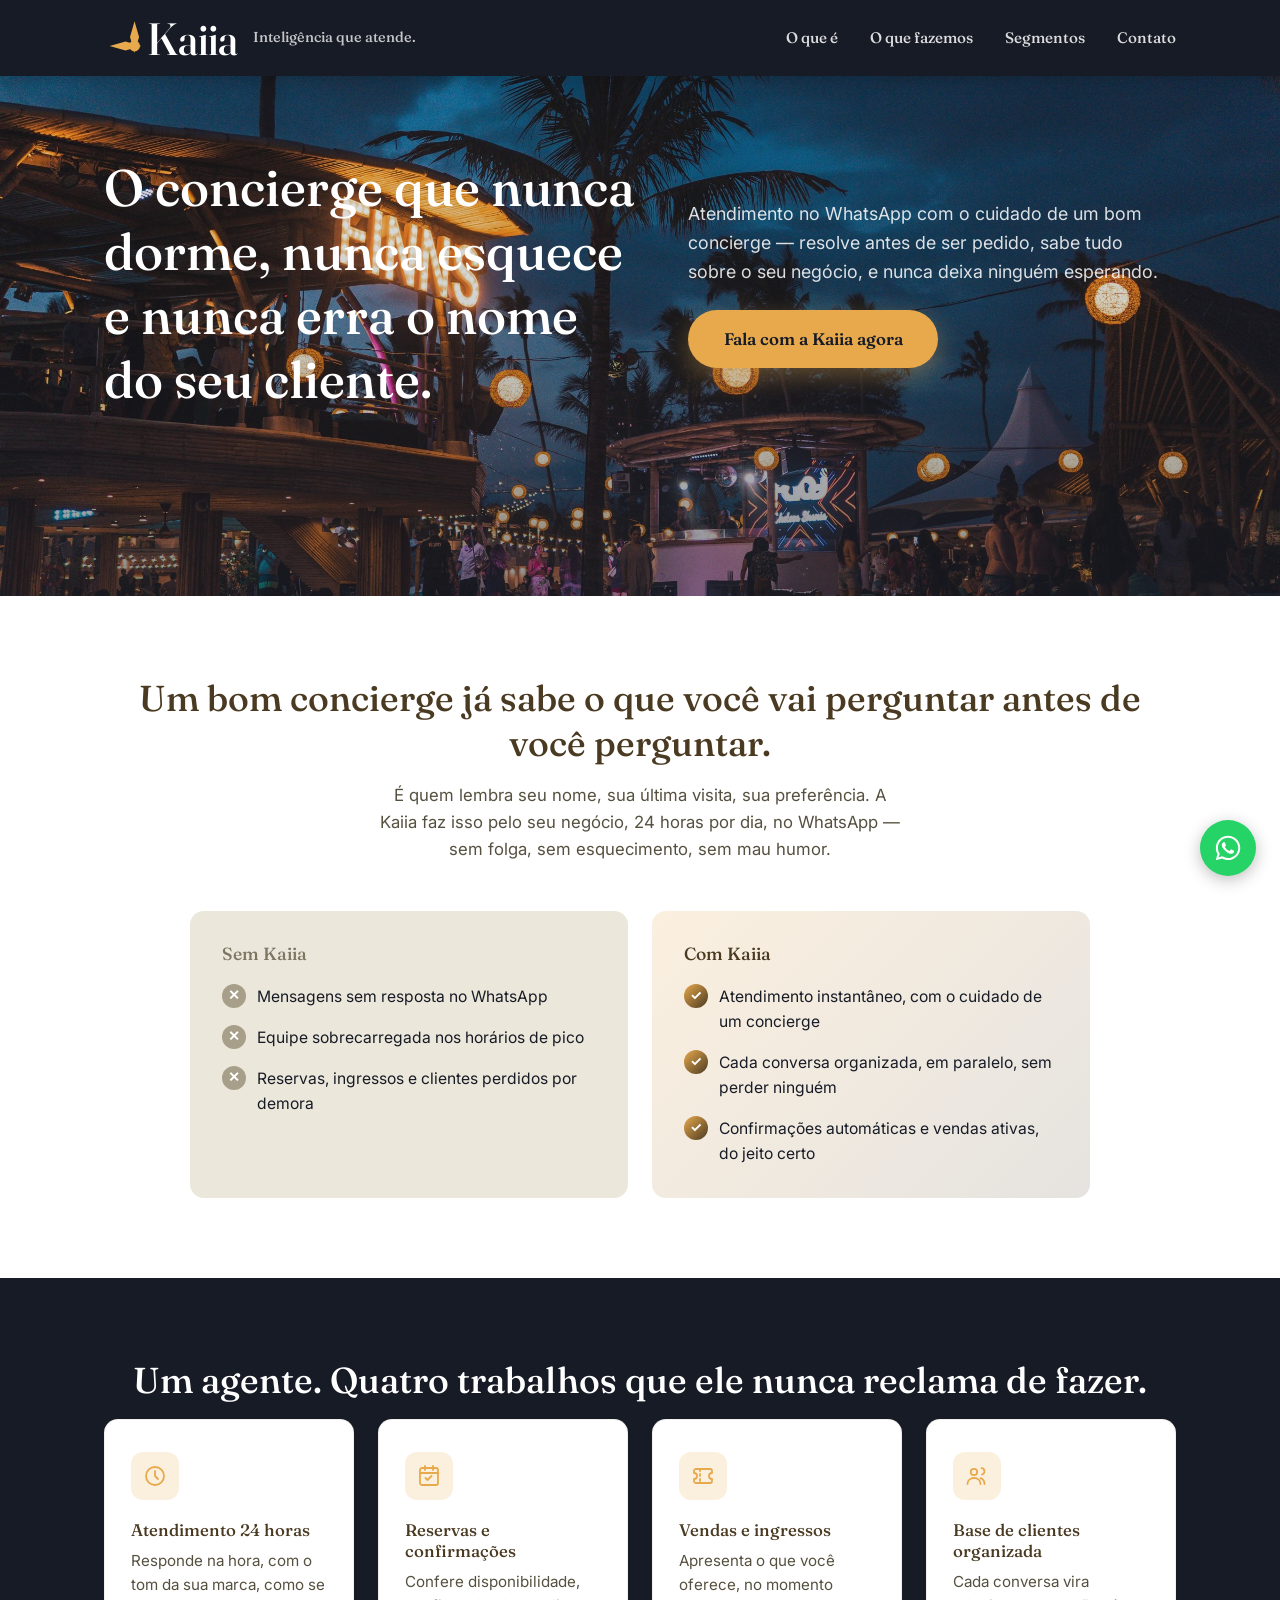
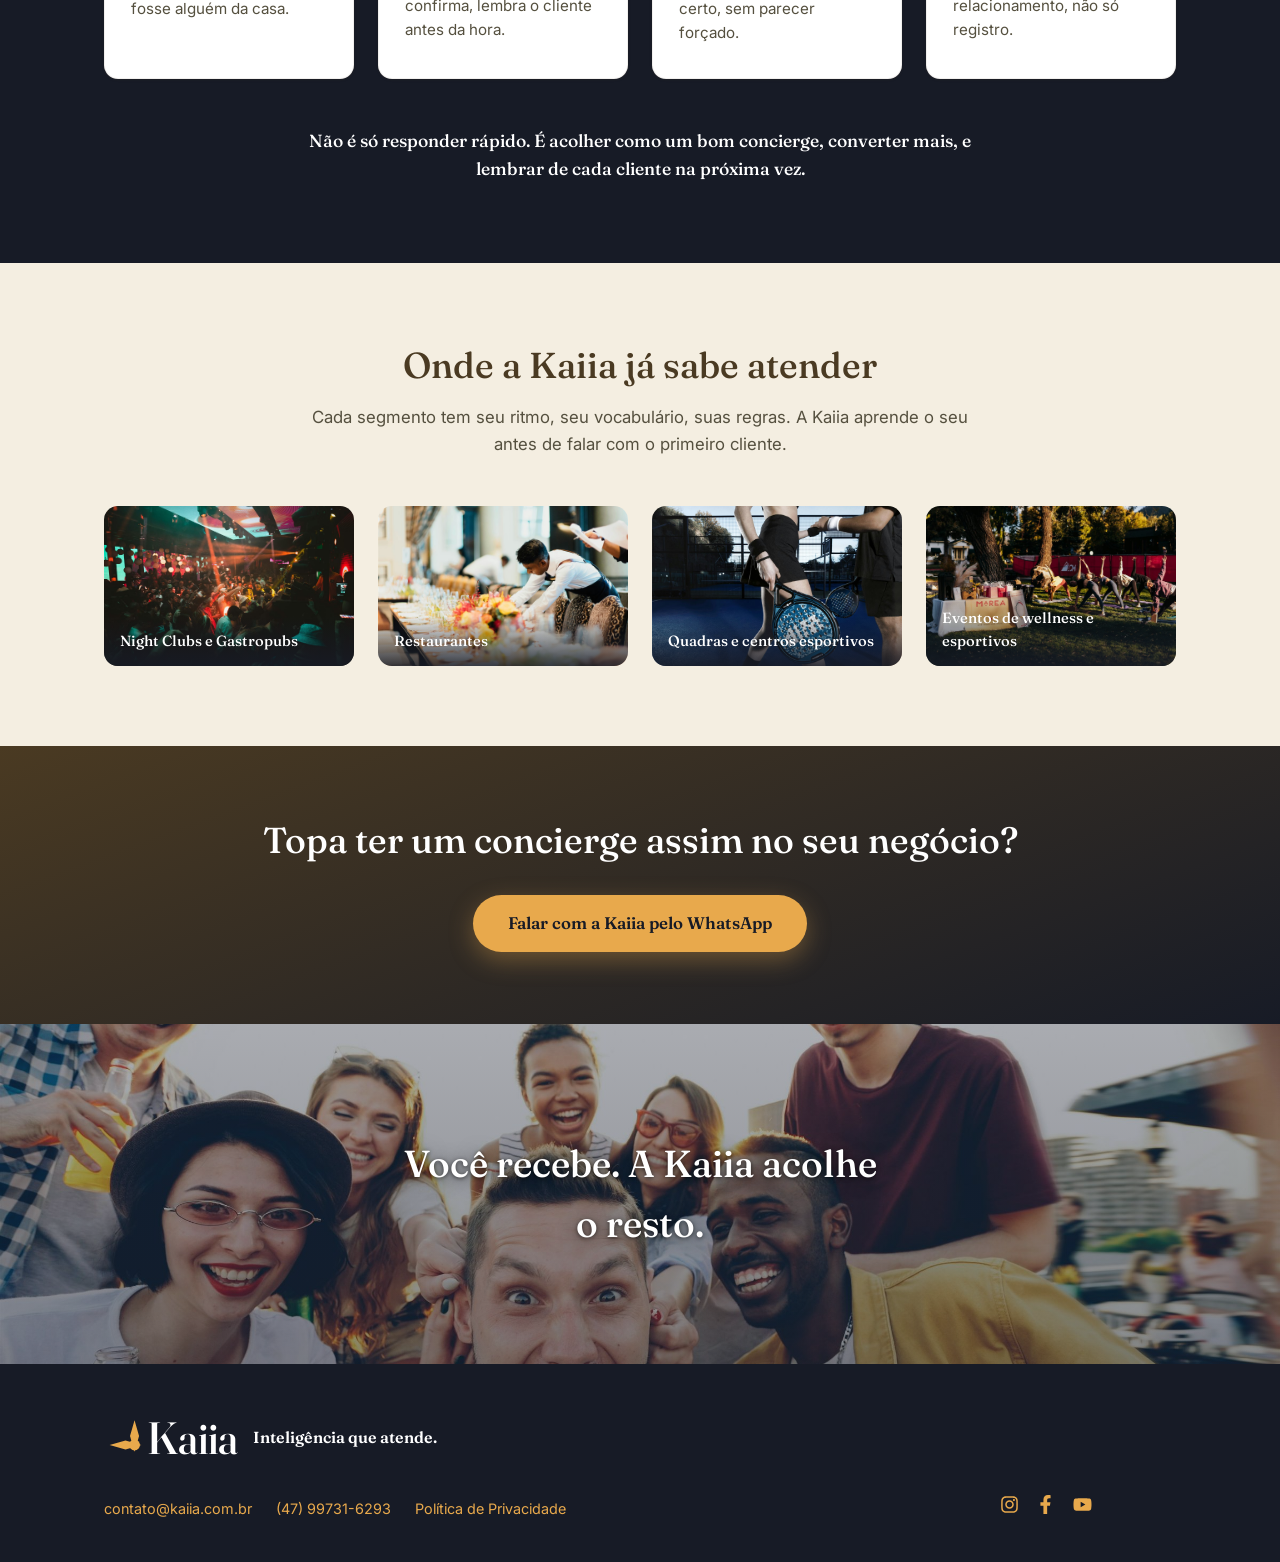
<file: docs/index.html>
<!DOCTYPE html>
<html lang="pt-BR">
<head>
<meta charset="UTF-8">
<meta name="viewport" content="width=device-width, initial-scale=1.0">
<title>Kaiia — Inteligência que Atende no WhatsApp</title>
<meta name="description" content="Kaiia é o concierge de IA que atende, reserva e vende no WhatsApp — para night clubs, restaurantes, quadras esportivas e eventos de wellness. Atendimento 24h, sem apps novos pro seu cliente aprender.">
<link rel="icon" type="image/svg+xml" href="assets/logos/kaiia/kaiia_icone_cores.svg">
<link rel="preconnect" href="https://fonts.googleapis.com">
<link rel="preconnect" href="https://fonts.gstatic.com" crossorigin>
<link href="https://fonts.googleapis.com/css2?family=Inter:wght@400;500;600&family=Fraunces:opsz,wght@9..144,400;9..144,500;9..144,600;9..144,700&display=swap" rel="stylesheet">
<link rel="stylesheet" href="css/style.css">
</head>
<body>

<!-- ===== HEADER FIXO ===== -->
<header class="site-header">
  <div class="container site-header__inner">
    <div class="site-header__brand">
      <a href="#" class="site-header__logo" aria-label="Kaiia — voltar ao topo">
        <img src="assets/logos/kaiia/kaiia_horizontal_destaque.svg" alt="Kaiia">
      </a>
      <p class="site-header__tagline">Inteligência que atende.</p>
    </div>
    <button type="button" class="nav-toggle" id="navToggle" aria-expanded="false" aria-controls="siteNav" aria-label="Abrir menu">
      <span class="nav-toggle__bar"></span>
      <span class="nav-toggle__bar"></span>
      <span class="nav-toggle__bar"></span>
    </button>
    <nav class="site-nav" id="siteNav" aria-label="Navegação principal">
      <a href="#conceito">O que é</a>
      <a href="#o-que-fazemos">O que fazemos</a>
      <a href="#segmentos">Segmentos</a>
      <a href="#contato">Contato</a>
    </nav>
  </div>
</header>

<!-- ===== HERO ===== -->
<section class="hero" id="hero">
  <div class="container hero__inner">
    <div>
      <h1 class="hero__headline">O concierge que nunca dorme, nunca esquece e nunca erra o nome do seu cliente.</h1>
    </div>
    <div class="hero__aside">
      <p class="hero__subheadline">
        Atendimento no WhatsApp com o cuidado de um bom concierge — resolve antes de ser pedido,
        sabe tudo sobre o seu negócio, e nunca deixa ninguém esperando.
      </p>
      <a class="btn btn--primary"
         href="https://wa.me/5547997316293?text=Ol%C3%A1!%20Vi%20o%20site%20da%20Kaiia%20e%20quero%20saber%20mais%20sobre%20atendimento%20de%20IA%20pro%20meu%20neg%C3%B3cio."
         target="_blank" rel="noopener">
        Fala com a Kaiia agora
      </a>
    </div>
  </div>
</section>

<main>

  <!-- ===== O QUE É ===== -->
  <section class="section" id="conceito">
    <div class="container">
      <h2>Um bom concierge já sabe o que você vai perguntar antes de você perguntar.</h2>
      <p class="section__lead">
        É quem lembra seu nome, sua última visita, sua preferência. A Kaiia faz isso pelo seu
        negócio, 24 horas por dia, no WhatsApp — sem folga, sem esquecimento, sem mau humor.
      </p>

      <div class="compare">
        <div class="compare__col compare__col--before">
          <h3 class="compare__title">Sem Kaiia</h3>
          <ul class="compare__list">
            <li><span class="mark mark--no" aria-hidden="true">✕</span> Mensagens sem resposta no WhatsApp</li>
            <li><span class="mark mark--no" aria-hidden="true">✕</span> Equipe sobrecarregada nos horários de pico</li>
            <li><span class="mark mark--no" aria-hidden="true">✕</span> Reservas, ingressos e clientes perdidos por demora</li>
          </ul>
        </div>
        <div class="compare__col compare__col--after">
          <h3 class="compare__title">Com Kaiia</h3>
          <ul class="compare__list">
            <li><span class="mark mark--yes" aria-hidden="true">✓</span> Atendimento instantâneo, com o cuidado de um concierge</li>
            <li><span class="mark mark--yes" aria-hidden="true">✓</span> Cada conversa organizada, em paralelo, sem perder ninguém</li>
            <li><span class="mark mark--yes" aria-hidden="true">✓</span> Confirmações automáticas e vendas ativas, do jeito certo</li>
          </ul>
        </div>
      </div>
    </div>
  </section>

  <!-- ===== O QUE A KAIIA FAZ ===== -->
  <section class="section section--dark" id="o-que-fazemos">
    <div class="container">
      <h2>Um agente. Quatro trabalhos que ele nunca reclama de fazer.</h2>

      <div class="grid grid--4">
        <div class="card">
          <span class="card__icon" aria-hidden="true">
            <svg viewBox="0 0 24 24" fill="none" stroke="currentColor" stroke-width="1.8" stroke-linecap="round" stroke-linejoin="round"><circle cx="12" cy="12" r="9"/><path d="M12 7v5l3 3"/></svg>
          </span>
          <h3>Atendimento 24 horas</h3>
          <p>Responde na hora, com o tom da sua marca, como se fosse alguém da casa.</p>
        </div>
        <div class="card">
          <span class="card__icon" aria-hidden="true">
            <svg viewBox="0 0 24 24" fill="none" stroke="currentColor" stroke-width="1.8" stroke-linecap="round" stroke-linejoin="round"><rect x="3" y="4" width="18" height="17" rx="2"/><path d="M3 9h18M8 2v4M16 2v4"/><path d="m8.5 14 2 2 4-4"/></svg>
          </span>
          <h3>Reservas e confirmações</h3>
          <p>Confere disponibilidade, confirma, lembra o cliente antes da hora.</p>
        </div>
        <div class="card">
          <span class="card__icon" aria-hidden="true">
            <svg viewBox="0 0 24 24" fill="none" stroke="currentColor" stroke-width="1.8" stroke-linecap="round" stroke-linejoin="round"><path d="M3 9V7a2 2 0 0 1 2-2h14a2 2 0 0 1 2 2v2a2 2 0 0 0 0 6v2a2 2 0 0 1-2 2H5a2 2 0 0 1-2-2v-2a2 2 0 0 0 0-6Z"/><path d="M9 5v14" stroke-dasharray="2 3"/></svg>
          </span>
          <h3>Vendas e ingressos</h3>
          <p>Apresenta o que você oferece, no momento certo, sem parecer forçado.</p>
        </div>
        <div class="card">
          <span class="card__icon" aria-hidden="true">
            <svg viewBox="0 0 24 24" fill="none" stroke="currentColor" stroke-width="1.8" stroke-linecap="round" stroke-linejoin="round"><circle cx="9" cy="8" r="3.2"/><path d="M2.5 20c0-3.6 2.9-6 6.5-6s6.5 2.4 6.5 6"/><path d="M16.5 4.2A3.2 3.2 0 0 1 17 10.5"/><path d="M19.5 20c0-2.9-1.7-5-4-5.8"/></svg>
          </span>
          <h3>Base de clientes organizada</h3>
          <p>Cada conversa vira relacionamento, não só registro.</p>
        </div>
      </div>

      <p class="section-closing">Não é só responder rápido. É acolher como um bom concierge, converter mais, e lembrar de cada cliente na próxima vez.</p>
    </div>
  </section>

  <!-- ===== SEGMENTOS ===== -->
  <section class="section section--alt" id="segmentos">
    <div class="container">
      <h2>Onde a Kaiia já sabe atender</h2>
      <p class="section__lead">
        Cada segmento tem seu ritmo, seu vocabulário, suas regras. A Kaiia aprende o seu antes de falar com o primeiro cliente.
      </p>

      <div class="grid grid--segmentos">
        <div class="segmento">
          <img src="assets/fotos/cenario-balada.jpg" alt="Night club com luzes e pista cheia">
          <span class="segmento__label">Night Clubs e Gastropubs</span>
        </div>
        <div class="segmento">
          <img src="assets/fotos/cenario-restaurante.jpg" alt="Restaurante movimentado">
          <span class="segmento__label">Restaurantes</span>
        </div>
        <div class="segmento">
          <img src="assets/fotos/segmentos-esporte.jpg" alt="Quadra esportiva">
          <span class="segmento__label">Quadras e centros esportivos</span>
        </div>
        <div class="segmento">
          <img src="assets/fotos/cenario-wellness.jpg" alt="Espaço de bem-estar e academia">
          <span class="segmento__label">Eventos de wellness e esportivos</span>
        </div>
      </div>
    </div>
  </section>

  <!-- ===== CTA FINAL ===== -->
  <section class="cta-final" id="contato">
    <div class="container">
      <h2>Topa ter um concierge assim no seu negócio?</h2>
      <a class="btn btn--primary"
         href="https://wa.me/5547997316293?text=Ol%C3%A1%2C%20vi%20o%20site%20da%20Kaiia%20e%20quero%20entender%20como%20funciona%20o%20atendimento%20da%20Kaiia%20pro%20meu%20neg%C3%B3cio."
         target="_blank" rel="noopener">
        Falar com a Kaiia pelo WhatsApp
      </a>
    </div>
  </section>

</main>

<!-- ===== RESPIRO PRÉ-RODAPÉ ===== -->
<section class="pre-footer">
  <div class="container">
    <p class="pre-footer__text">Você recebe. A Kaiia acolhe o resto.</p>
  </div>
</section>

<!-- ===== RODAPÉ ===== -->
<footer class="footer">
  <div class="container footer__inner">
    <div class="footer__brand">
      <img src="assets/logos/kaiia/kaiia_horizontal_destaque.svg" alt="Kaiia" class="footer__logo">
      <p class="footer__tagline">Inteligência que atende.</p>
    </div>
    <div class="footer__row">
      <ul class="footer__nav">
        <li><a href="mailto:contato@kaiia.com.br">contato@kaiia.com.br</a></li>
        <li><a href="https://wa.me/5547997316293?text=Ol%C3%A1%2C%20vi%20o%20site%20da%20Kaiia%20e%20quero%20entender%20como%20funciona%20o%20atendimento%20da%20Kaiia%20pro%20meu%20neg%C3%B3cio." target="_blank" rel="noopener">(47) 99731-6293</a></li>
        <li><a href="privacidade.html">Política de Privacidade</a></li>
      </ul>
      <!-- PLACEHOLDER: contas ainda não existem, trocar "#" pelos links reais -->
      <ul class="footer__social">
        <li>
          <a href="#" aria-label="Instagram">
            <svg viewBox="0 0 448 512" aria-hidden="true"><path d="M224.1 141c-63.6 0-114.9 51.3-114.9 114.9s51.3 114.9 114.9 114.9S339 319.5 339 255.9 287.7 141 224.1 141zm0 189.6c-41.1 0-74.7-33.5-74.7-74.7s33.5-74.7 74.7-74.7 74.7 33.5 74.7 74.7-33.6 74.7-74.7 74.7zm146.4-194.3c0 14.9-12 26.8-26.8 26.8-14.9 0-26.8-12-26.8-26.8s12-26.8 26.8-26.8 26.8 12 26.8 26.8zm76.1 27.2c-1.7-35.9-9.9-67.7-36.2-93.9-26.2-26.2-58-34.4-93.9-36.2-37-2.1-147.9-2.1-184.9 0-35.8 1.7-67.6 9.9-93.9 36.1s-34.4 58-36.2 93.9c-2.1 37-2.1 147.9 0 184.9 1.7 35.9 9.9 67.7 36.2 93.9s58 34.4 93.9 36.2c37 2.1 147.9 2.1 184.9 0 35.9-1.7 67.7-9.9 93.9-36.2 26.2-26.2 34.4-58 36.2-93.9 2.1-37 2.1-147.8 0-184.8zM398.8 388c-7.8 19.6-22.9 34.7-42.6 42.6-29.5 11.7-99.5 9-132.1 9s-102.7 2.6-132.1-9c-19.6-7.8-34.7-22.9-42.6-42.6-11.7-29.5-9-99.5-9-132.1s-2.6-102.7 9-132.1c7.8-19.6 22.9-34.7 42.6-42.6 29.5-11.7 99.5-9 132.1-9s102.7-2.6 132.1 9c19.6 7.8 34.7 22.9 42.6 42.6 11.7 29.5 9 99.5 9 132.1s2.7 102.7-9 132.1z"/></svg>
          </a>
        </li>
        <li>
          <a href="#" aria-label="Facebook">
            <svg viewBox="0 0 320 512" aria-hidden="true"><path d="M279.14 288l14.22-92.66h-88.91v-60.13c0-25.35 12.42-50.06 52.24-50.06h40.42V6.26S260.43 0 225.36 0c-73.22 0-121.08 44.38-121.08 124.72v70.62H22.89V288h81.39v224h100.17V288z"/></svg>
          </a>
        </li>
        <li>
          <a href="#" aria-label="YouTube">
            <svg viewBox="0 0 576 512" aria-hidden="true"><path d="M549.7 124.1c-6.3-23.7-24.8-42.3-48.3-48.6C458.8 64 288 64 288 64S117.2 64 74.6 75.5c-23.5 6.3-42 24.9-48.3 48.6-11.4 42.9-11.4 132.3-11.4 132.3s0 89.4 11.4 132.3c6.3 23.7 24.8 41.5 48.3 47.8C117.2 448 288 448 288 448s170.8 0 213.4-11.5c23.5-6.3 42-24.2 48.3-47.8 11.4-42.9 11.4-132.3 11.4-132.3s0-89.4-11.4-132.3zm-317.5 213.5V175.2l142.7 81.2-142.7 81.2z"/></svg>
          </a>
        </li>
      </ul>
    </div>
  </div>
</footer>

<a class="whatsapp-float"
   href="https://wa.me/5547997316293?text=Ol%C3%A1%2C%20vi%20o%20site%20da%20Kaiia%20e%20quero%20entender%20como%20funciona%20o%20atendimento%20da%20Kaiia%20pro%20meu%20neg%C3%B3cio."
   target="_blank" rel="noopener" aria-label="Falar com a Kaiia no WhatsApp">
  <svg viewBox="0 0 448 512" aria-hidden="true" focusable="false">
    <path d="M380.9 97.1C339 55.1 283.2 32 223.9 32c-122.4 0-222 99.6-222 222 0 39.1 10.2 77.3 29.6 111L0 480l117.7-30.9c32.4 17.7 68.9 27 106.1 27h.1c122.3 0 224.1-99.6 224.1-222 0-59.3-25.2-115-67.1-157zm-157 341.6c-33.2 0-65.7-8.9-94-25.7l-6.7-4-69.8 18.3L72 359.2l-4.4-7c-18.5-29.4-28.2-63.3-28.2-98.2 0-101.7 82.8-184.5 184.6-184.5 49.3 0 95.6 19.2 130.4 54.1 34.8 34.9 56.2 81.2 56.1 130.5 0 101.8-84.9 184.6-186.6 184.6zm101.2-138.2c-5.5-2.8-32.8-16.2-37.9-18-5.1-1.9-8.8-2.8-12.5 2.8-3.7 5.6-14.3 18-17.6 21.8-3.2 3.7-6.5 4.2-12 1.4-32.6-16.3-54-29.1-75.5-66-5.7-9.8 5.7-9.1 16.3-30.3 1.8-3.7.9-6.9-.5-9.7-1.4-2.8-12.5-30.1-17.1-41.2-4.5-10.8-9.1-9.3-12.5-9.5-3.2-.2-6.9-.2-10.6-.2-3.7 0-9.7 1.4-14.8 6.9-5.1 5.6-19.4 19-19.4 46.3 0 27.3 19.9 53.7 22.6 57.4 2.8 3.7 39.1 59.7 94.8 83.8 35.2 15.2 49 16.5 66.6 13.9 10.7-1.6 32.8-13.4 37.4-26.4 4.6-13 4.6-24.1 3.2-26.4-1.3-2.5-5-3.9-10.5-6.6z"/>
  </svg>
</a>

<script src="js/main.js" defer></script>

</body>
</html>
</file>
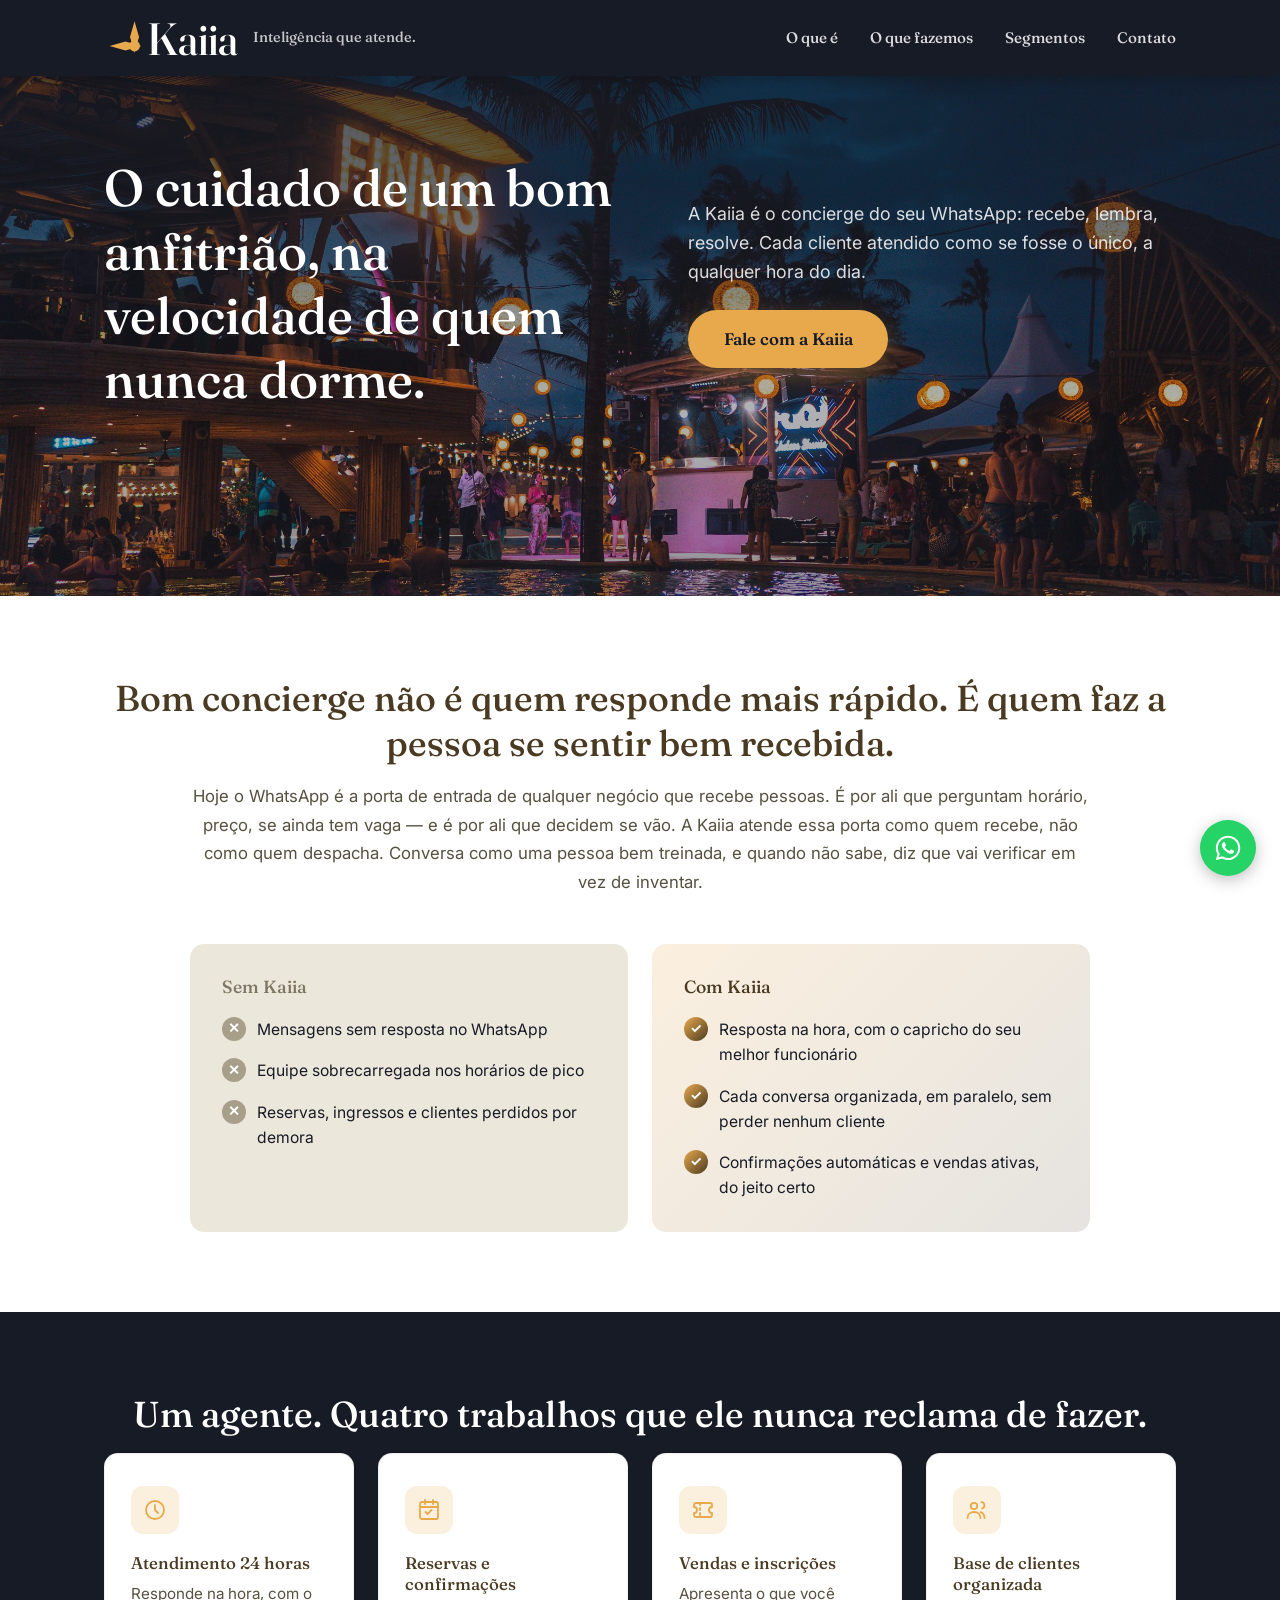
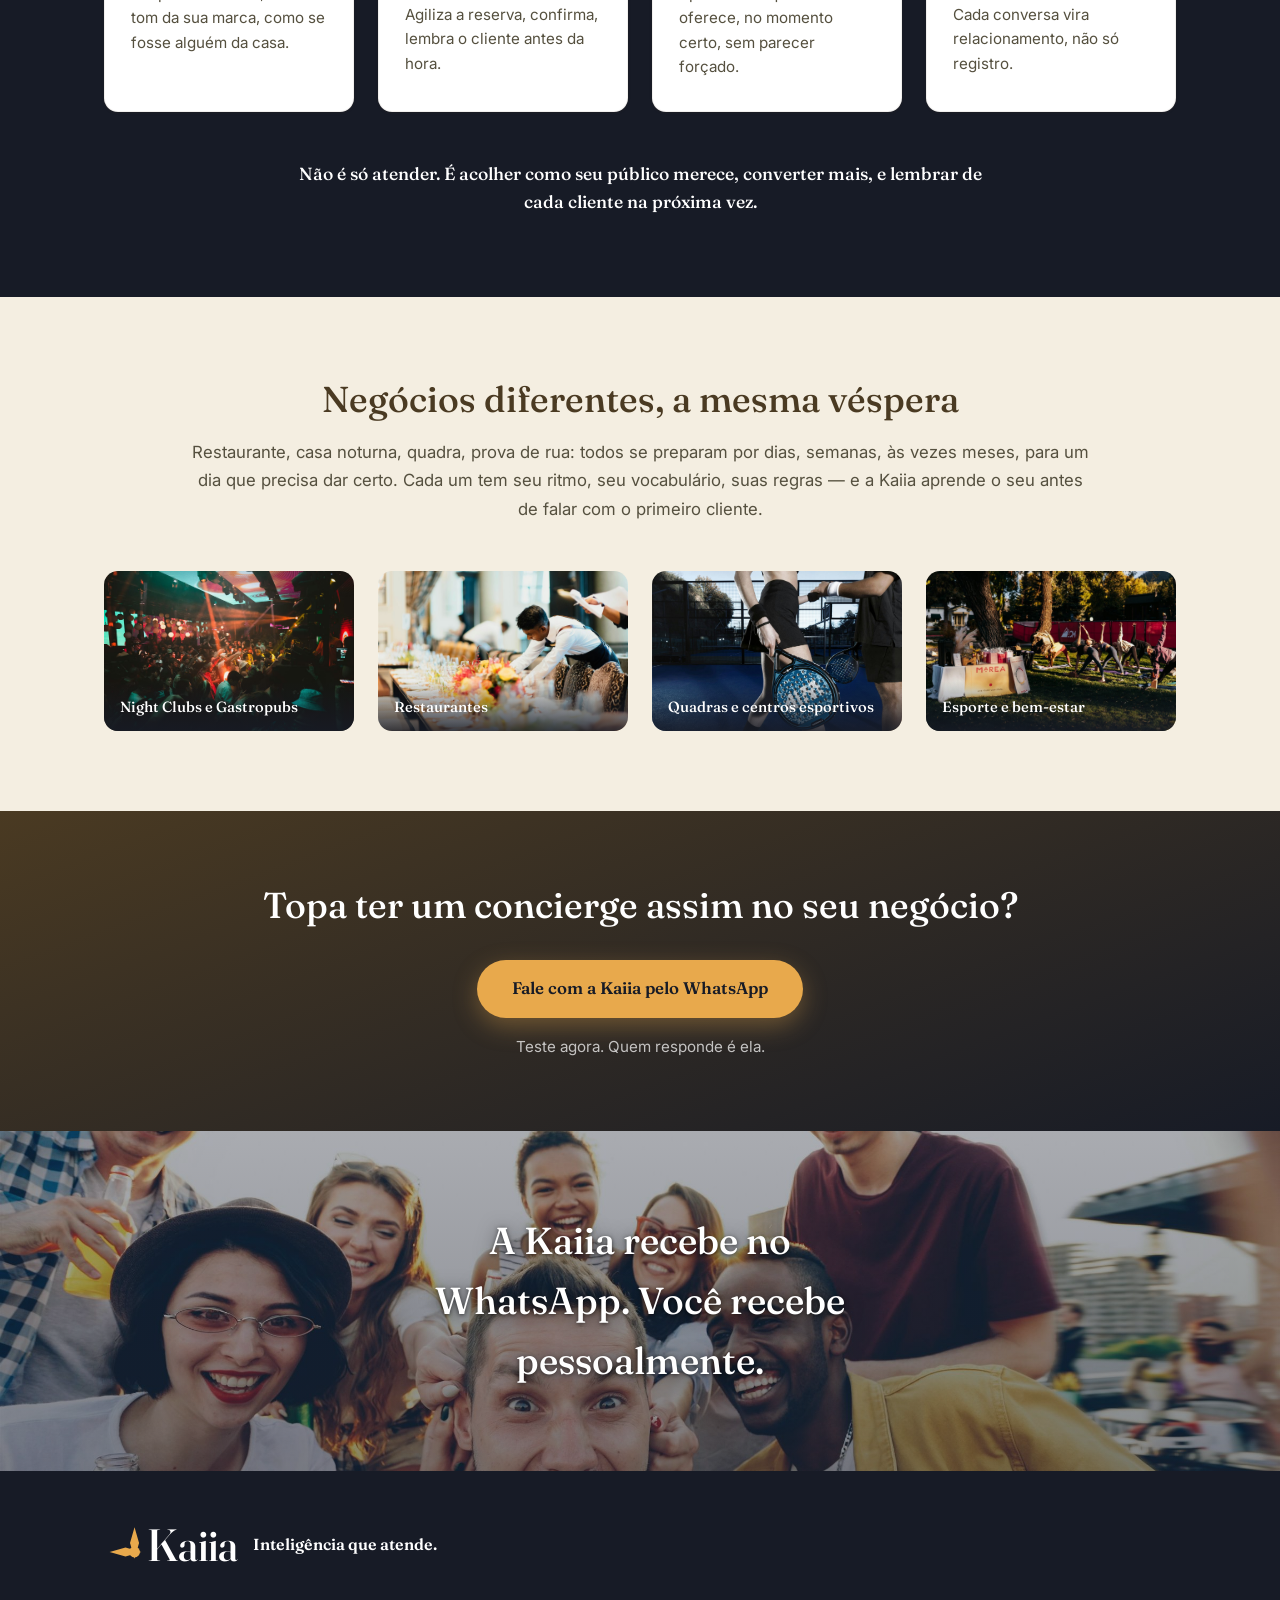
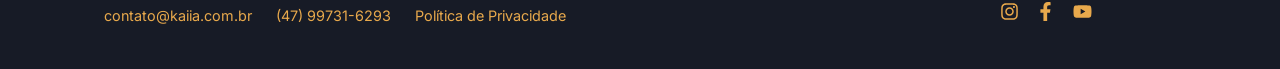
<file: public/index.html>
<!DOCTYPE html>
<html lang="pt-BR">
<head>
<meta charset="UTF-8">
<meta name="viewport" content="width=device-width, initial-scale=1.0">
<title>Kaiia — Inteligência que Atende no WhatsApp</title>
<meta name="description" content="Kaiia é o concierge de IA que atende, reserva e vende no WhatsApp — para night clubs, restaurantes, quadras esportivas e eventos de wellness. Atendimento 24h, sem apps novos pro seu cliente aprender.">
<link rel="icon" type="image/svg+xml" href="assets/logos/kaiia/kaiia_icone_cores.svg">
<link rel="preconnect" href="https://fonts.googleapis.com">
<link rel="preconnect" href="https://fonts.gstatic.com" crossorigin>
<link href="https://fonts.googleapis.com/css2?family=Inter:wght@400;500;600&family=Fraunces:opsz,wght@9..144,400;9..144,500;9..144,600;9..144,700&display=swap" rel="stylesheet">
<link rel="stylesheet" href="css/style.css?v=4">
</head>
<body>

<!-- ===== HEADER FIXO ===== -->
<header class="site-header">
  <div class="container site-header__inner">
    <div class="site-header__brand">
      <a href="#" class="site-header__logo" aria-label="Kaiia — voltar ao topo">
        <img src="assets/logos/kaiia/kaiia_horizontal_destaque.svg" alt="Kaiia">
      </a>
      <p class="site-header__tagline">Inteligência que atende.</p>
    </div>
    <button type="button" class="nav-toggle" id="navToggle" aria-expanded="false" aria-controls="siteNav" aria-label="Abrir menu">
      <span class="nav-toggle__bar"></span>
      <span class="nav-toggle__bar"></span>
      <span class="nav-toggle__bar"></span>
    </button>
    <nav class="site-nav" id="siteNav" aria-label="Navegação principal">
      <a href="#conceito">O que é</a>
      <a href="#o-que-fazemos">O que fazemos</a>
      <a href="#segmentos">Segmentos</a>
      <a href="#contato">Contato</a>
    </nav>
  </div>
</header>

<!-- ===== HERO ===== -->
<section class="hero" id="hero">
  <div class="container hero__inner">
    <div>
      <h1 class="hero__headline">O cuidado de um bom anfitrião, na velocidade de quem nunca dorme.</h1>
    </div>
    <div class="hero__aside">
      <p class="hero__subheadline">
        A Kaiia é o concierge do seu WhatsApp: recebe, lembra, resolve. Cada cliente atendido
        como se fosse o único, a qualquer hora do dia.
      </p>
      <a class="btn btn--primary"
         href="https://wa.me/5547997316293?text=Ol%C3%A1!%20Vi%20o%20site%20da%20Kaiia%20e%20quero%20saber%20mais%20sobre%20atendimento%20de%20IA%20pro%20meu%20neg%C3%B3cio."
         target="_blank" rel="noopener">
        Fale com a Kaiia
      </a>
    </div>
  </div>
</section>

<main>

  <!-- ===== O QUE É ===== -->
  <section class="section" id="conceito">
    <div class="container">
      <h2>Bom concierge não é quem responde mais rápido. É quem faz a pessoa se sentir bem recebida.</h2>
      <p class="section__lead">
        Hoje o WhatsApp é a porta de entrada de qualquer negócio que recebe pessoas. É por ali que
        perguntam horário, preço, se ainda tem vaga — e é por ali que decidem se vão. A Kaiia atende
        essa porta como quem recebe, não como quem despacha. Conversa como uma pessoa bem treinada,
        e quando não sabe, diz que vai verificar em vez de inventar.
      </p>

      <div class="compare">
        <div class="compare__col compare__col--before">
          <h3 class="compare__title">Sem Kaiia</h3>
          <ul class="compare__list">
            <li><span class="mark mark--no" aria-hidden="true">✕</span> Mensagens sem resposta no WhatsApp</li>
            <li><span class="mark mark--no" aria-hidden="true">✕</span> Equipe sobrecarregada nos horários de pico</li>
            <li><span class="mark mark--no" aria-hidden="true">✕</span> Reservas, ingressos e clientes perdidos por demora</li>
          </ul>
        </div>
        <div class="compare__col compare__col--after">
          <h3 class="compare__title">Com Kaiia</h3>
          <ul class="compare__list">
            <li><span class="mark mark--yes" aria-hidden="true">✓</span> Resposta na hora, com o capricho do seu melhor funcionário</li>
            <li><span class="mark mark--yes" aria-hidden="true">✓</span> Cada conversa organizada, em paralelo, sem perder nenhum cliente</li>
            <li><span class="mark mark--yes" aria-hidden="true">✓</span> Confirmações automáticas e vendas ativas, do jeito certo</li>
          </ul>
        </div>
      </div>
    </div>
  </section>

  <!-- ===== O QUE A KAIIA FAZ ===== -->
  <section class="section section--dark" id="o-que-fazemos">
    <div class="container">
      <h2>Um agente. Quatro trabalhos que ele nunca reclama de fazer.</h2>

      <div class="grid grid--4">
        <div class="card">
          <span class="card__icon" aria-hidden="true">
            <svg viewBox="0 0 24 24" fill="none" stroke="currentColor" stroke-width="1.8" stroke-linecap="round" stroke-linejoin="round"><circle cx="12" cy="12" r="9"/><path d="M12 7v5l3 3"/></svg>
          </span>
          <h3>Atendimento 24 horas</h3>
          <p>Responde na hora, com o tom da sua marca, como se fosse alguém da casa.</p>
        </div>
        <div class="card">
          <span class="card__icon" aria-hidden="true">
            <svg viewBox="0 0 24 24" fill="none" stroke="currentColor" stroke-width="1.8" stroke-linecap="round" stroke-linejoin="round"><rect x="3" y="4" width="18" height="17" rx="2"/><path d="M3 9h18M8 2v4M16 2v4"/><path d="m8.5 14 2 2 4-4"/></svg>
          </span>
          <h3>Reservas e confirmações</h3>
          <p>Agiliza a reserva, confirma, lembra o cliente antes da hora.</p>
        </div>
        <div class="card">
          <span class="card__icon" aria-hidden="true">
            <svg viewBox="0 0 24 24" fill="none" stroke="currentColor" stroke-width="1.8" stroke-linecap="round" stroke-linejoin="round"><path d="M3 9V7a2 2 0 0 1 2-2h14a2 2 0 0 1 2 2v2a2 2 0 0 0 0 6v2a2 2 0 0 1-2 2H5a2 2 0 0 1-2-2v-2a2 2 0 0 0 0-6Z"/><path d="M9 5v14" stroke-dasharray="2 3"/></svg>
          </span>
          <h3>Vendas e inscrições</h3>
          <p>Apresenta o que você oferece, no momento certo, sem parecer forçado.</p>
        </div>
        <div class="card">
          <span class="card__icon" aria-hidden="true">
            <svg viewBox="0 0 24 24" fill="none" stroke="currentColor" stroke-width="1.8" stroke-linecap="round" stroke-linejoin="round"><circle cx="9" cy="8" r="3.2"/><path d="M2.5 20c0-3.6 2.9-6 6.5-6s6.5 2.4 6.5 6"/><path d="M16.5 4.2A3.2 3.2 0 0 1 17 10.5"/><path d="M19.5 20c0-2.9-1.7-5-4-5.8"/></svg>
          </span>
          <h3>Base de clientes organizada</h3>
          <p>Cada conversa vira relacionamento, não só registro.</p>
        </div>
      </div>

      <p class="section-closing">Não é só atender. É acolher como seu público merece, converter mais, e lembrar de cada cliente na próxima vez.</p>
    </div>
  </section>

  <!-- ===== SEGMENTOS ===== -->
  <section class="section section--alt" id="segmentos">
    <div class="container">
      <h2>Negócios diferentes, a mesma véspera</h2>
      <p class="section__lead">
        Restaurante, casa noturna, quadra, prova de rua: todos se preparam por dias, semanas, às vezes
        meses, para um dia que precisa dar certo. Cada um tem seu ritmo, seu vocabulário, suas regras —
        e a Kaiia aprende o seu antes de falar com o primeiro cliente.
      </p>

      <div class="grid grid--segmentos">
        <div class="segmento">
          <img src="assets/fotos/cenario-balada.jpg" alt="Night club com luzes e pista cheia">
          <span class="segmento__label">Night Clubs e Gastropubs</span>
        </div>
        <div class="segmento">
          <img src="assets/fotos/cenario-restaurante.jpg" alt="Restaurante movimentado">
          <span class="segmento__label">Restaurantes</span>
        </div>
        <div class="segmento">
          <img src="assets/fotos/segmentos-esporte.jpg" alt="Quadra esportiva">
          <span class="segmento__label">Quadras e centros esportivos</span>
        </div>
        <div class="segmento">
          <img src="assets/fotos/cenario-wellness.jpg" alt="Espaço de bem-estar e academia">
          <span class="segmento__label">Esporte e bem-estar</span>
        </div>
      </div>
    </div>
  </section>

  <!-- ===== CTA FINAL ===== -->
  <section class="cta-final" id="contato">
    <div class="container">
      <h2>Topa ter um concierge assim no seu negócio?</h2>
      <a class="btn btn--primary"
         href="https://wa.me/5547997316293?text=Ol%C3%A1%2C%20vi%20o%20site%20da%20Kaiia%20e%20quero%20entender%20como%20funciona%20o%20atendimento%20da%20Kaiia%20pro%20meu%20neg%C3%B3cio."
         target="_blank" rel="noopener">
        Fale com a Kaiia pelo WhatsApp
      </a>
      <p class="cta-final__nota">Teste agora. Quem responde é ela.</p>
    </div>
  </section>

</main>

<!-- ===== RESPIRO PRÉ-RODAPÉ ===== -->
<section class="pre-footer">
  <div class="container">
    <p class="pre-footer__text">A Kaiia recebe no WhatsApp. Você recebe pessoalmente.</p>
  </div>
</section>

<!-- ===== RODAPÉ ===== -->
<footer class="footer">
  <div class="container footer__inner">
    <div class="footer__brand">
      <img src="assets/logos/kaiia/kaiia_horizontal_destaque.svg" alt="Kaiia" class="footer__logo">
      <p class="footer__tagline">Inteligência que atende.</p>
    </div>
    <div class="footer__row">
      <ul class="footer__nav">
        <li><a href="mailto:contato@kaiia.com.br">contato@kaiia.com.br</a></li>
        <li><a href="https://wa.me/5547997316293?text=Ol%C3%A1%2C%20vi%20o%20site%20da%20Kaiia%20e%20quero%20entender%20como%20funciona%20o%20atendimento%20da%20Kaiia%20pro%20meu%20neg%C3%B3cio." target="_blank" rel="noopener">(47) 99731-6293</a></li>
        <li><a href="privacidade.html">Política de Privacidade</a></li>
      </ul>
      <!-- PLACEHOLDER: contas ainda não existem, trocar "#" pelos links reais -->
      <ul class="footer__social">
        <li>
          <a href="#" aria-label="Instagram">
            <svg viewBox="0 0 448 512" aria-hidden="true"><path d="M224.1 141c-63.6 0-114.9 51.3-114.9 114.9s51.3 114.9 114.9 114.9S339 319.5 339 255.9 287.7 141 224.1 141zm0 189.6c-41.1 0-74.7-33.5-74.7-74.7s33.5-74.7 74.7-74.7 74.7 33.5 74.7 74.7-33.6 74.7-74.7 74.7zm146.4-194.3c0 14.9-12 26.8-26.8 26.8-14.9 0-26.8-12-26.8-26.8s12-26.8 26.8-26.8 26.8 12 26.8 26.8zm76.1 27.2c-1.7-35.9-9.9-67.7-36.2-93.9-26.2-26.2-58-34.4-93.9-36.2-37-2.1-147.9-2.1-184.9 0-35.8 1.7-67.6 9.9-93.9 36.1s-34.4 58-36.2 93.9c-2.1 37-2.1 147.9 0 184.9 1.7 35.9 9.9 67.7 36.2 93.9s58 34.4 93.9 36.2c37 2.1 147.9 2.1 184.9 0 35.9-1.7 67.7-9.9 93.9-36.2 26.2-26.2 34.4-58 36.2-93.9 2.1-37 2.1-147.8 0-184.8zM398.8 388c-7.8 19.6-22.9 34.7-42.6 42.6-29.5 11.7-99.5 9-132.1 9s-102.7 2.6-132.1-9c-19.6-7.8-34.7-22.9-42.6-42.6-11.7-29.5-9-99.5-9-132.1s-2.6-102.7 9-132.1c7.8-19.6 22.9-34.7 42.6-42.6 29.5-11.7 99.5-9 132.1-9s102.7-2.6 132.1 9c19.6 7.8 34.7 22.9 42.6 42.6 11.7 29.5 9 99.5 9 132.1s2.7 102.7-9 132.1z"/></svg>
          </a>
        </li>
        <li>
          <a href="#" aria-label="Facebook">
            <svg viewBox="0 0 320 512" aria-hidden="true"><path d="M279.14 288l14.22-92.66h-88.91v-60.13c0-25.35 12.42-50.06 52.24-50.06h40.42V6.26S260.43 0 225.36 0c-73.22 0-121.08 44.38-121.08 124.72v70.62H22.89V288h81.39v224h100.17V288z"/></svg>
          </a>
        </li>
        <li>
          <a href="#" aria-label="YouTube">
            <svg viewBox="0 0 576 512" aria-hidden="true"><path d="M549.7 124.1c-6.3-23.7-24.8-42.3-48.3-48.6C458.8 64 288 64 288 64S117.2 64 74.6 75.5c-23.5 6.3-42 24.9-48.3 48.6-11.4 42.9-11.4 132.3-11.4 132.3s0 89.4 11.4 132.3c6.3 23.7 24.8 41.5 48.3 47.8C117.2 448 288 448 288 448s170.8 0 213.4-11.5c23.5-6.3 42-24.2 48.3-47.8 11.4-42.9 11.4-132.3 11.4-132.3s0-89.4-11.4-132.3zm-317.5 213.5V175.2l142.7 81.2-142.7 81.2z"/></svg>
          </a>
        </li>
      </ul>
    </div>
  </div>
</footer>

<a class="whatsapp-float"
   href="https://wa.me/5547997316293?text=Ol%C3%A1%2C%20vi%20o%20site%20da%20Kaiia%20e%20quero%20entender%20como%20funciona%20o%20atendimento%20da%20Kaiia%20pro%20meu%20neg%C3%B3cio."
   target="_blank" rel="noopener" aria-label="Falar com a Kaiia no WhatsApp">
  <svg viewBox="0 0 448 512" aria-hidden="true" focusable="false">
    <path d="M380.9 97.1C339 55.1 283.2 32 223.9 32c-122.4 0-222 99.6-222 222 0 39.1 10.2 77.3 29.6 111L0 480l117.7-30.9c32.4 17.7 68.9 27 106.1 27h.1c122.3 0 224.1-99.6 224.1-222 0-59.3-25.2-115-67.1-157zm-157 341.6c-33.2 0-65.7-8.9-94-25.7l-6.7-4-69.8 18.3L72 359.2l-4.4-7c-18.5-29.4-28.2-63.3-28.2-98.2 0-101.7 82.8-184.5 184.6-184.5 49.3 0 95.6 19.2 130.4 54.1 34.8 34.9 56.2 81.2 56.1 130.5 0 101.8-84.9 184.6-186.6 184.6zm101.2-138.2c-5.5-2.8-32.8-16.2-37.9-18-5.1-1.9-8.8-2.8-12.5 2.8-3.7 5.6-14.3 18-17.6 21.8-3.2 3.7-6.5 4.2-12 1.4-32.6-16.3-54-29.1-75.5-66-5.7-9.8 5.7-9.1 16.3-30.3 1.8-3.7.9-6.9-.5-9.7-1.4-2.8-12.5-30.1-17.1-41.2-4.5-10.8-9.1-9.3-12.5-9.5-3.2-.2-6.9-.2-10.6-.2-3.7 0-9.7 1.4-14.8 6.9-5.1 5.6-19.4 19-19.4 46.3 0 27.3 19.9 53.7 22.6 57.4 2.8 3.7 39.1 59.7 94.8 83.8 35.2 15.2 49 16.5 66.6 13.9 10.7-1.6 32.8-13.4 37.4-26.4 4.6-13 4.6-24.1 3.2-26.4-1.3-2.5-5-3.9-10.5-6.6z"/>
  </svg>
</a>

<script src="js/main.js" defer></script>

</body>
</html>
</file>
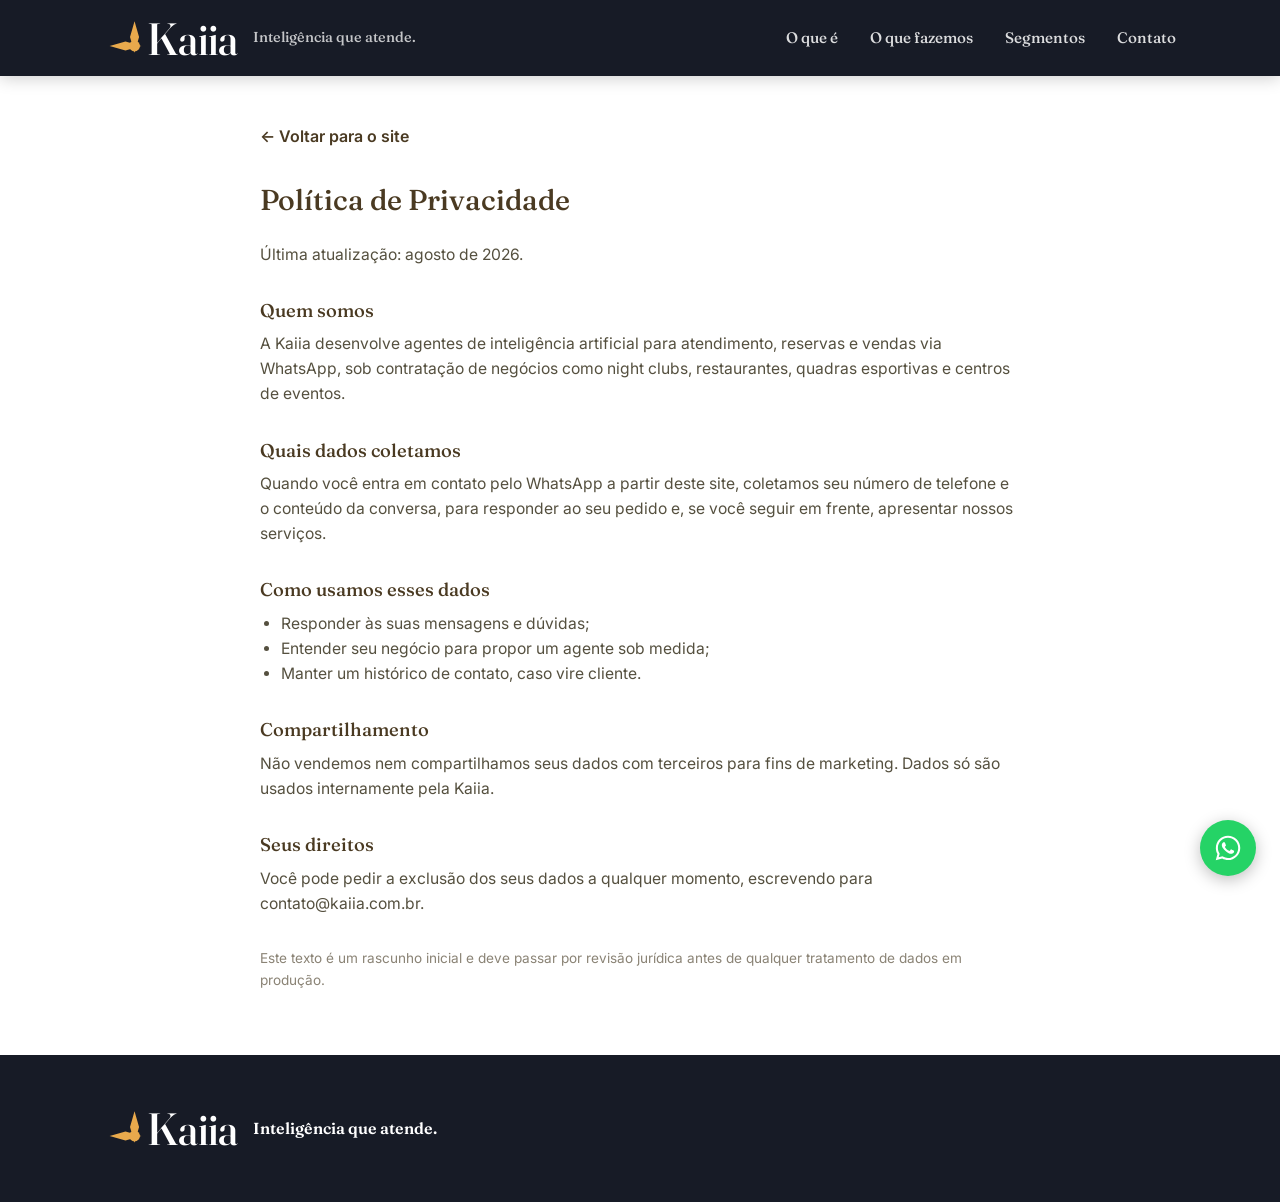
<file: docs/privacidade.html>
<!DOCTYPE html>
<html lang="pt-BR">
<head>
<meta charset="UTF-8">
<meta name="viewport" content="width=device-width, initial-scale=1.0">
<title>Política de Privacidade — Kaiia</title>
<link rel="icon" type="image/svg+xml" href="assets/logos/kaiia/kaiia_icone_cores.svg">
<link rel="preconnect" href="https://fonts.googleapis.com">
<link rel="preconnect" href="https://fonts.gstatic.com" crossorigin>
<link href="https://fonts.googleapis.com/css2?family=Inter:wght@400;500;600&family=Fraunces:opsz,wght@9..144,400;9..144,500;9..144,600;9..144,700&display=swap" rel="stylesheet">
<link rel="stylesheet" href="css/style.css">
<style>
  .legal { padding: calc(var(--header-height) + 3rem) 0 4rem; max-width: 760px; margin: 0 auto; }
  .legal h1 { font-size: 1.8rem; margin-bottom: 1.5rem; }
  .legal h2 { text-align: left; font-size: 1.15rem; margin: 2rem 0 0.6rem; }
  .legal p, .legal li { color: #55503f; font-size: 0.98rem; }
  .legal ul { padding-left: 1.3rem; margin-top: 0.5rem; }
  .back { display: inline-block; margin-bottom: 2rem; color: var(--rescaldo); font-weight: 600; }
</style>
</head>
<body>

<header class="site-header">
  <div class="container site-header__inner">
    <div class="site-header__brand">
      <a href="index.html" class="site-header__logo" aria-label="Kaiia — voltar para o site">
        <img src="assets/logos/kaiia/kaiia_horizontal_destaque.svg" alt="Kaiia">
      </a>
      <p class="site-header__tagline">Inteligência que atende.</p>
    </div>
    <button type="button" class="nav-toggle" id="navToggle" aria-expanded="false" aria-controls="siteNav" aria-label="Abrir menu">
      <span class="nav-toggle__bar"></span>
      <span class="nav-toggle__bar"></span>
      <span class="nav-toggle__bar"></span>
    </button>
    <nav class="site-nav" id="siteNav" aria-label="Navegação principal">
      <a href="index.html#conceito">O que é</a>
      <a href="index.html#o-que-fazemos">O que fazemos</a>
      <a href="index.html#segmentos">Segmentos</a>
      <a href="index.html#contato">Contato</a>
    </nav>
  </div>
</header>

<main class="container">
  <div class="legal">
    <a class="back" href="index.html">← Voltar para o site</a>
    <h1>Política de Privacidade</h1>
    <p>Última atualização: agosto de 2026.</p>

    <h2>Quem somos</h2>
    <p>A Kaiia desenvolve agentes de inteligência artificial para atendimento, reservas e vendas via WhatsApp, sob contratação de negócios como night clubs, restaurantes, quadras esportivas e centros de eventos.</p>

    <h2>Quais dados coletamos</h2>
    <p>Quando você entra em contato pelo WhatsApp a partir deste site, coletamos seu número de telefone e o conteúdo da conversa, para responder ao seu pedido e, se você seguir em frente, apresentar nossos serviços.</p>

    <h2>Como usamos esses dados</h2>
    <ul>
      <li>Responder às suas mensagens e dúvidas;</li>
      <li>Entender seu negócio para propor um agente sob medida;</li>
      <li>Manter um histórico de contato, caso vire cliente.</li>
    </ul>

    <h2>Compartilhamento</h2>
    <p>Não vendemos nem compartilhamos seus dados com terceiros para fins de marketing. Dados só são usados internamente pela Kaiia.</p>

    <h2>Seus direitos</h2>
    <p>Você pode pedir a exclusão dos seus dados a qualquer momento, escrevendo para <a href="mailto:contato@kaiia.com.br">contato@kaiia.com.br</a>.</p>

    <p style="margin-top:2rem; font-size:0.85rem; color:#8a8375;">
      Este texto é um rascunho inicial e deve passar por revisão jurídica antes de qualquer tratamento de dados em produção.
    </p>
  </div>
</main>

<footer class="footer">
  <div class="container footer__inner">
    <div class="footer__brand">
      <img src="assets/logos/kaiia/kaiia_horizontal_destaque.svg" alt="Kaiia" class="footer__logo">
      <p class="footer__tagline">Inteligência que atende.</p>
    </div>
  </div>
</footer>

<a class="whatsapp-float"
   href="https://wa.me/5547997316293?text=Ol%C3%A1%2C%20vi%20o%20site%20da%20Kaiia%20e%20quero%20entender%20como%20funciona%20o%20atendimento%20da%20Kaiia%20pro%20meu%20neg%C3%B3cio."
   target="_blank" rel="noopener" aria-label="Falar com a Kaiia no WhatsApp">
  <svg viewBox="0 0 448 512" aria-hidden="true" focusable="false">
    <path d="M380.9 97.1C339 55.1 283.2 32 223.9 32c-122.4 0-222 99.6-222 222 0 39.1 10.2 77.3 29.6 111L0 480l117.7-30.9c32.4 17.7 68.9 27 106.1 27h.1c122.3 0 224.1-99.6 224.1-222 0-59.3-25.2-115-67.1-157zm-157 341.6c-33.2 0-65.7-8.9-94-25.7l-6.7-4-69.8 18.3L72 359.2l-4.4-7c-18.5-29.4-28.2-63.3-28.2-98.2 0-101.7 82.8-184.5 184.6-184.5 49.3 0 95.6 19.2 130.4 54.1 34.8 34.9 56.2 81.2 56.1 130.5 0 101.8-84.9 184.6-186.6 184.6zm101.2-138.2c-5.5-2.8-32.8-16.2-37.9-18-5.1-1.9-8.8-2.8-12.5 2.8-3.7 5.6-14.3 18-17.6 21.8-3.2 3.7-6.5 4.2-12 1.4-32.6-16.3-54-29.1-75.5-66-5.7-9.8 5.7-9.1 16.3-30.3 1.8-3.7.9-6.9-.5-9.7-1.4-2.8-12.5-30.1-17.1-41.2-4.5-10.8-9.1-9.3-12.5-9.5-3.2-.2-6.9-.2-10.6-.2-3.7 0-9.7 1.4-14.8 6.9-5.1 5.6-19.4 19-19.4 46.3 0 27.3 19.9 53.7 22.6 57.4 2.8 3.7 39.1 59.7 94.8 83.8 35.2 15.2 49 16.5 66.6 13.9 10.7-1.6 32.8-13.4 37.4-26.4 4.6-13 4.6-24.1 3.2-26.4-1.3-2.5-5-3.9-10.5-6.6z"/>
  </svg>
</a>

<script src="js/main.js" defer></script>

</body>
</html>
</file>
<file: docs/css/style.css>
/* ===== Tokens ===== */
:root {
  --spark: #E8A94C;
  --spark-soft: #F0C27A;
  --rescaldo: #4A3A22;
  --dark: #171B26;
  --white: #FFFFFF;
  --paper: #F4EEE1;

  --font-heading: "Fraunces", serif;
  --font-body: "Inter", sans-serif;

  --max-width: 1120px;
  --radius: 14px;
  --header-height: 76px;
}

/* ===== Reset ===== */
* { box-sizing: border-box; margin: 0; padding: 0; }

html {
  scroll-behavior: smooth;
  scroll-padding-top: var(--header-height);
}

body {
  font-family: var(--font-body);
  color: var(--dark);
  background: var(--white);
  line-height: 1.6;
  -webkit-font-smoothing: antialiased;
}

img { max-width: 100%; display: block; }

h1, h2, h3 {
  font-family: var(--font-heading);
  font-weight: 500;
  line-height: 1.25;
  color: var(--rescaldo);
}

h2 {
  font-size: clamp(1.6rem, 3.2vw, 2.25rem);
  text-align: center;
  margin-bottom: 1rem;
}

a { color: inherit; text-decoration: none; }

.container {
  max-width: var(--max-width);
  margin: 0 auto;
  padding: 0 1.5rem;
}

/* ===== Buttons ===== */
.btn {
  display: inline-block;
  font-family: var(--font-heading);
  font-weight: 600;
  font-size: 1.05rem;
  padding: 0.95rem 2.2rem;
  border-radius: 999px;
  transition: transform 0.15s ease, box-shadow 0.15s ease;
}

.btn--primary {
  background: var(--spark);
  color: var(--dark);
  box-shadow: 0 8px 24px rgba(232, 169, 76, 0.35);
}

.btn--primary:hover {
  transform: translateY(-2px);
  box-shadow: 0 12px 28px rgba(232, 169, 76, 0.45);
}

/* ===== Header fixo ===== */
.site-header {
  position: fixed;
  top: 0;
  left: 0;
  right: 0;
  height: var(--header-height);
  background: var(--dark);
  box-shadow: 0 2px 16px rgba(0, 0, 0, 0.2);
  z-index: 900;
}

.site-header__inner {
  height: 100%;
  display: flex;
  align-items: center;
  justify-content: space-between;
  gap: 1.5rem;
}

.site-header__brand {
  display: flex;
  align-items: center;
  gap: 0.5rem;
  flex-shrink: 0;
}

.site-header__logo {
  display: inline-flex;
  align-items: center;
}

.site-header__logo img {
  height: 67px;
  width: auto;
  display: block;
}

.site-header__tagline {
  font-family: var(--font-heading);
  font-weight: 500;
  font-size: 0.9rem;
  color: rgba(255, 255, 255, 0.75);
  white-space: nowrap;
}

.site-nav {
  display: flex;
  align-items: center;
  gap: 2rem;
}

.site-nav a {
  font-family: var(--font-heading);
  font-weight: 500;
  font-size: 0.95rem;
  color: rgba(255, 255, 255, 0.85);
  white-space: nowrap;
}

.site-nav a:hover {
  color: var(--spark);
}

.nav-toggle {
  display: none;
  flex-direction: column;
  align-items: center;
  justify-content: center;
  gap: 5px;
  width: 40px;
  height: 40px;
  padding: 0;
  background: none;
  border: none;
  cursor: pointer;
  flex-shrink: 0;
}

.nav-toggle__bar {
  width: 22px;
  height: 2px;
  border-radius: 2px;
  background: var(--white);
  transition: transform 0.25s ease, opacity 0.2s ease;
}

.nav-toggle.is-active .nav-toggle__bar:nth-child(1) {
  transform: translateY(7px) rotate(45deg);
}

.nav-toggle.is-active .nav-toggle__bar:nth-child(2) {
  opacity: 0;
}

.nav-toggle.is-active .nav-toggle__bar:nth-child(3) {
  transform: translateY(-7px) rotate(-45deg);
}

/* ===== Hero ===== */
.hero {
  background:
    linear-gradient(to bottom, rgba(23, 27, 38, 0.08) 0%, rgba(23, 27, 38, 0.2) 55%, rgba(23, 27, 38, 0.5) 100%),
    url("../assets/fotos/hero-beachclub.jpg") center / cover no-repeat;
  color: var(--white);
  padding: calc(var(--header-height) + 5rem) 0 11.5rem;
}

.hero__inner {
  display: grid;
  grid-template-columns: 1.1fr 1fr;
  align-items: center;
  gap: 3rem;
  text-align: left;
}

.hero__tagline {
  font-family: var(--font-heading);
  font-weight: 500;
  font-size: 1.05rem;
  color: var(--spark-soft);
  margin-bottom: 0.75rem;
}

.hero__headline {
  color: var(--white);
  font-size: clamp(2rem, 4.2vw, 3.2rem);
}

.hero__aside {
  display: flex;
  flex-direction: column;
  align-items: flex-start;
  gap: 1.5rem;
}

.hero__subheadline {
  font-size: clamp(1rem, 1.4vw, 1.15rem);
  color: rgba(255, 255, 255, 0.85);
}

/* ===== Sections ===== */
.section {
  padding: 5rem 0;
}

.section--alt {
  background: var(--paper);
}

.section--dark {
  background: var(--dark);
}

.section--dark h2 {
  color: var(--white);
}

.section--dark .section__lead {
  color: rgba(255, 255, 255, 0.75);
}

.section-closing {
  max-width: 60ch;
  margin: 3rem auto 0;
  text-align: center;
  font-family: var(--font-heading);
  font-weight: 500;
  font-size: 1.1rem;
  color: var(--white);
}

.section__lead {
  max-width: 62ch;
  margin: 0 auto 3rem;
  text-align: center;
  color: #55503f;
  font-size: 1.05rem;
}

#conceito .section__lead {
  max-width: 48ch;
}

/* ===== Comparativo ===== */
.compare {
  display: grid;
  grid-template-columns: 1fr 1fr;
  gap: 1.5rem;
  max-width: 900px;
  margin: 0 auto;
}

.compare__col {
  padding: 2rem;
  border-radius: var(--radius);
}

.compare__col--before {
  background: #ece7db;
}

.compare__col--after {
  background: linear-gradient(135deg, rgba(232, 169, 76, 0.18), rgba(74, 58, 34, 0.14));
}

.compare__title {
  font-size: 1.1rem;
  margin-bottom: 1.2rem;
}

.compare__col--before .compare__title { color: #7d7663; }
.compare__col--after .compare__title { color: var(--rescaldo); }

.compare__list {
  list-style: none;
  display: flex;
  flex-direction: column;
  gap: 1rem;
}

.compare__list li {
  display: flex;
  align-items: flex-start;
  gap: 0.7rem;
  font-size: 0.98rem;
}

.mark {
  flex-shrink: 0;
  width: 1.5rem;
  height: 1.5rem;
  border-radius: 50%;
  display: inline-flex;
  align-items: center;
  justify-content: center;
  font-size: 0.85rem;
  font-weight: 700;
}

.mark--no {
  background: #a89f8a;
  color: var(--white);
}

.mark--yes {
  background: linear-gradient(135deg, var(--spark), var(--rescaldo));
  color: var(--white);
}

/* ===== Fotos ===== */
.cenario-photos {
  display: grid;
  grid-template-columns: repeat(3, 1fr);
  gap: 1.25rem;
  max-width: 900px;
  margin: 2.5rem auto 0;
}

.cenario-photos img {
  width: 100%;
  height: 220px;
  object-fit: cover;
  border-radius: var(--radius);
  display: block;
}

/* ===== Grid genérico ===== */
.grid {
  display: grid;
  gap: 1.5rem;
}

.grid--4 {
  grid-template-columns: repeat(4, 1fr);
}

/* ===== Cards (o que a Kaiia faz) ===== */
.card {
  background: var(--white);
  border-radius: var(--radius);
  padding: 2rem 1.6rem;
  text-align: left;
  box-shadow: 0 1px 3px rgba(74, 58, 34, 0.1);
  border: 1px solid rgba(74, 58, 34, 0.08);
}

.card__icon {
  display: inline-flex;
  align-items: center;
  justify-content: center;
  width: 3rem;
  height: 3rem;
  border-radius: 12px;
  background: rgba(232, 169, 76, 0.18);
  color: var(--spark);
  margin-bottom: 1.2rem;
}

.card__icon svg {
  width: 1.5rem;
  height: 1.5rem;
}

.card h3 {
  font-size: 1.05rem;
  margin-bottom: 0.5rem;
}

.card p {
  font-size: 0.95rem;
  color: #55503f;
}

/* ===== Segmentos ===== */
.grid--segmentos {
  grid-template-columns: repeat(4, 1fr);
}

.segmento {
  border-radius: var(--radius);
  overflow: hidden;
  position: relative;
  height: 160px;
}

.segmento img {
  width: 100%;
  height: 100%;
  object-fit: cover;
}

.segmento__label {
  position: absolute;
  left: 0;
  right: 0;
  bottom: 0;
  padding: 0.9rem 1rem 0.75rem;
  background: linear-gradient(to top, rgba(23, 27, 38, 0.85), rgba(23, 27, 38, 0));
  color: var(--white);
  font-family: var(--font-heading);
  font-weight: 500;
  font-size: 0.92rem;
}

/* ===== CTA Final ===== */
.cta-final {
  background: linear-gradient(160deg, var(--rescaldo) 0%, var(--dark) 100%);
  color: var(--white);
  padding: 4.5rem 0;
  text-align: center;
}

.cta-final h2 {
  color: var(--white);
  margin-bottom: 2rem;
}

/* ===== Respiro pré-rodapé ===== */
.pre-footer {
  background:
    linear-gradient(to bottom, rgba(23, 27, 38, 0.35) 0%, rgba(23, 27, 38, 0.5) 100%),
    url("../assets/fotos/pre-footer-amigos.jpg") center / cover no-repeat;
  min-height: 340px;
  display: flex;
  align-items: center;
  justify-content: center;
  padding: 4rem 0;
}

.pre-footer__text {
  font-family: var(--font-heading);
  font-weight: 500;
  font-size: clamp(1.5rem, 3.5vw, 2.35rem);
  color: var(--white);
  text-align: center;
  text-shadow: 0 2px 18px rgba(0, 0, 0, 0.55), 0 1px 4px rgba(0, 0, 0, 0.6);
  max-width: 20ch;
  margin: 0 auto;
}

/* ===== Rodapé ===== */
.footer {
  background: var(--dark);
  color: rgba(255, 255, 255, 0.75);
  padding: 2.5rem 0;
}

.footer__inner {
  display: flex;
  flex-direction: column;
  gap: 1.5rem;
  text-align: left;
}

.footer__brand {
  display: flex;
  align-items: center;
  gap: 0.5rem;
}

.footer__logo {
  height: 67px;
  width: auto;
}

.footer__tagline {
  font-family: var(--font-heading);
  font-weight: 600;
  color: var(--white);
}

.footer__row {
  display: flex;
  flex-wrap: wrap;
  align-items: center;
  gap: 0.75rem 1.5rem;
  padding-right: 84px;
}

.footer__nav,
.footer__social {
  list-style: none;
  display: flex;
  flex-wrap: wrap;
  align-items: center;
}

.footer__nav {
  gap: 0.5rem 1.5rem;
  font-size: 0.9rem;
}

.footer__social {
  gap: 1.1rem;
  margin-left: auto;
}

.footer__nav a,
.footer__social a {
  color: var(--spark);
}

.footer__nav a:hover,
.footer__social a:hover {
  color: var(--white);
}

.footer__social a {
  display: inline-flex;
  align-items: center;
}

.footer__social svg {
  width: 19px;
  height: 19px;
  fill: currentColor;
  display: block;
}

/* ===== Botão flutuante do WhatsApp ===== */
.whatsapp-float {
  position: fixed;
  right: 1.5rem;
  bottom: 1.5rem;
  width: 56px;
  height: 56px;
  border-radius: 50%;
  background: #25D366;
  display: flex;
  align-items: center;
  justify-content: center;
  box-shadow: 0 4px 16px rgba(0, 0, 0, 0.25);
  z-index: 1000;
  transition: transform 0.15s ease, box-shadow 0.15s ease;
}

.whatsapp-float:hover {
  transform: translateY(-2px);
  box-shadow: 0 6px 20px rgba(0, 0, 0, 0.3);
}

.whatsapp-float svg {
  width: 28px;
  height: 28px;
  fill: var(--white);
}

@media (prefers-reduced-motion: reduce) {
  .whatsapp-float {
    transition: none;
  }
  .site-nav,
  .nav-toggle__bar {
    transition: none;
  }
}

@media (max-width: 640px) {
  .whatsapp-float {
    right: 1rem;
    bottom: 1rem;
    width: 52px;
    height: 52px;
  }
  .whatsapp-float svg {
    width: 26px;
    height: 26px;
  }
}

/* ===== Responsivo ===== */
@media (max-width: 860px) {
  .grid--4 {
    grid-template-columns: 1fr 1fr;
  }
  .grid--segmentos {
    grid-template-columns: 1fr 1fr;
  }
  .hero__inner {
    grid-template-columns: 1fr;
    text-align: center;
    gap: 2rem;
  }
  .hero__aside {
    align-items: center;
  }
}

@media (max-width: 700px) {
  :root { --header-height: 72px; }
  .site-header__logo img { height: 50px; }
  .site-header__tagline { font-size: 0.8rem; }

  .nav-toggle {
    display: flex;
  }

  .site-nav {
    position: absolute;
    top: 100%;
    left: 0;
    right: 0;
    flex-direction: column;
    align-items: stretch;
    gap: 0;
    background: var(--dark);
    max-height: 0;
    overflow: hidden;
    opacity: 0;
    box-shadow: 0 12px 20px rgba(0, 0, 0, 0.25);
    transition: max-height 0.3s ease, opacity 0.25s ease;
  }

  .site-nav.is-open {
    max-height: 320px;
    opacity: 1;
  }

  .site-nav a {
    padding: 0.95rem 1.5rem;
    border-top: 1px solid rgba(255, 255, 255, 0.08);
  }
}

@media (max-width: 380px) {
  .site-header__tagline { display: none; }
}

@media (max-width: 640px) {
  .section { padding: 3.5rem 0; }
  .compare { grid-template-columns: 1fr; }
  .grid--4 { grid-template-columns: 1fr; }
  .grid--segmentos { grid-template-columns: 1fr; }
  .hero { padding-bottom: 12.5rem; }
  .cenario-photos { grid-template-columns: 1fr; }
}
</file>
<file: public/css/style.css>
/* ===== Tokens ===== */
:root {
  --spark: #E8A94C;
  --spark-soft: #F0C27A;
  --rescaldo: #4A3A22;
  --dark: #171B26;
  --white: #FFFFFF;
  --paper: #F4EEE1;

  --font-heading: "Fraunces", serif;
  --font-body: "Inter", sans-serif;

  --max-width: 1120px;
  --radius: 14px;
  --header-height: 76px;
}

/* ===== Reset ===== */
* { box-sizing: border-box; margin: 0; padding: 0; }

html {
  scroll-behavior: smooth;
  scroll-padding-top: var(--header-height);
}

body {
  font-family: var(--font-body);
  color: var(--dark);
  background: var(--white);
  line-height: 1.6;
  -webkit-font-smoothing: antialiased;
}

img { max-width: 100%; display: block; }

h1, h2, h3 {
  font-family: var(--font-heading);
  font-weight: 500;
  line-height: 1.25;
  color: var(--rescaldo);
}

h2 {
  font-size: clamp(1.6rem, 3.2vw, 2.25rem);
  text-align: center;
  margin-bottom: 1rem;
}

a { color: inherit; text-decoration: none; }

.container {
  max-width: var(--max-width);
  margin: 0 auto;
  padding: 0 1.5rem;
}

/* ===== Buttons ===== */
.btn {
  display: inline-block;
  font-family: var(--font-heading);
  font-weight: 600;
  font-size: 1.05rem;
  padding: 0.95rem 2.2rem;
  border-radius: 999px;
  transition: transform 0.15s ease, box-shadow 0.15s ease;
}

.btn--primary {
  background: var(--spark);
  color: var(--dark);
  box-shadow: 0 8px 24px rgba(232, 169, 76, 0.35);
}

.btn--primary:hover {
  transform: translateY(-2px);
  box-shadow: 0 12px 28px rgba(232, 169, 76, 0.45);
}

/* ===== Header fixo ===== */
.site-header {
  position: fixed;
  top: 0;
  left: 0;
  right: 0;
  height: var(--header-height);
  background: var(--dark);
  box-shadow: 0 2px 16px rgba(0, 0, 0, 0.2);
  z-index: 900;
}

.site-header__inner {
  height: 100%;
  display: flex;
  align-items: center;
  justify-content: space-between;
  gap: 1.5rem;
}

.site-header__brand {
  display: flex;
  align-items: center;
  gap: 0.5rem;
  flex-shrink: 0;
}

.site-header__logo {
  display: inline-flex;
  align-items: center;
  flex: 0 0 auto;   /* nunca deixa o flex espremer a logo */
}

.site-header__logo img {
  height: 67px;
  width: auto;
  max-width: none;
  display: block;
}

.site-header__tagline {
  font-family: var(--font-heading);
  font-weight: 500;
  font-size: 0.9rem;
  color: rgba(255, 255, 255, 0.75);
  white-space: nowrap;
}

.site-nav {
  display: flex;
  align-items: center;
  gap: 2rem;
}

.site-nav a {
  font-family: var(--font-heading);
  font-weight: 500;
  font-size: 0.95rem;
  color: rgba(255, 255, 255, 0.85);
  white-space: nowrap;
}

.site-nav a:hover {
  color: var(--spark);
}

.nav-toggle {
  display: none;
  flex-direction: column;
  align-items: center;
  justify-content: center;
  gap: 5px;
  width: 40px;
  height: 40px;
  padding: 0;
  background: none;
  border: none;
  cursor: pointer;
  flex-shrink: 0;
}

.nav-toggle__bar {
  width: 22px;
  height: 2px;
  border-radius: 2px;
  background: var(--white);
  transition: transform 0.25s ease, opacity 0.2s ease;
}

.nav-toggle.is-active .nav-toggle__bar:nth-child(1) {
  transform: translateY(7px) rotate(45deg);
}

.nav-toggle.is-active .nav-toggle__bar:nth-child(2) {
  opacity: 0;
}

.nav-toggle.is-active .nav-toggle__bar:nth-child(3) {
  transform: translateY(-7px) rotate(-45deg);
}

/* ===== Hero ===== */
.hero {
  position: relative;
  isolation: isolate;
  overflow: hidden;
  color: var(--white);
  padding: calc(var(--header-height) + 5rem) 0 11.5rem;
}

/* A foto, com o tratamento aplicado nela e não no texto por cima */
.hero::before {
  content: "";
  position: absolute;
  inset: 0;
  z-index: -2;
  background: url("../assets/fotos/hero-beachclub.jpg") center 78% / cover no-repeat;
  filter: saturate(1.22) contrast(1.08) brightness(1.06);
}

/* Véu escuro em cima (onde mora o texto) e leve embaixo (onde mora a casa cheia) */
.hero::after {
  content: "";
  position: absolute;
  inset: 0;
  z-index: -1;
  background: linear-gradient(
    to bottom,
    rgba(23, 27, 38, 0.80) 0%,
    rgba(23, 27, 38, 0.66) 34%,
    rgba(23, 27, 38, 0.34) 68%,
    rgba(23, 27, 38, 0.48) 100%
  );
}

.hero__inner {
  display: grid;
  grid-template-columns: 1.1fr 1fr;
  align-items: center;
  gap: 3rem;
  text-align: left;
}

.hero__tagline {
  font-family: var(--font-heading);
  font-weight: 500;
  font-size: 1.05rem;
  color: var(--spark-soft);
  margin-bottom: 0.75rem;
}

.hero__headline {
  color: var(--white);
  font-size: clamp(2rem, 4.2vw, 3.2rem);
}

.hero__aside {
  display: flex;
  flex-direction: column;
  align-items: flex-start;
  gap: 1.5rem;
}

.hero__subheadline {
  font-size: clamp(1rem, 1.4vw, 1.15rem);
  color: rgba(255, 255, 255, 0.85);
}

/* ===== Sections ===== */
.section {
  padding: 5rem 0;
}

.section--alt {
  background: var(--paper);
}

.section--dark {
  background: var(--dark);
}

.section--dark h2 {
  color: var(--white);
}

.section--dark .section__lead {
  color: rgba(255, 255, 255, 0.75);
}

.section-closing {
  max-width: 60ch;
  margin: 3rem auto 0;
  text-align: center;
  font-family: var(--font-heading);
  font-weight: 500;
  font-size: 1.1rem;
  color: var(--white);
}

/* Centralizado, mas largo: o texto respira e fecha em poucas linhas
   em vez de virar uma coluna estreita e comprida. */
.section__lead {
  max-width: 900px;
  margin: 0 auto 3rem;
  text-align: center;
  color: #55503f;
  font-size: 1.05rem;
  line-height: 1.7;
}

/* ===== Comparativo ===== */
.compare {
  display: grid;
  grid-template-columns: 1fr 1fr;
  gap: 1.5rem;
  max-width: 900px;
  margin: 0 auto;
}

.compare__col {
  padding: 2rem;
  border-radius: var(--radius);
}

.compare__col--before {
  background: #ece7db;
}

.compare__col--after {
  background: linear-gradient(135deg, rgba(232, 169, 76, 0.18), rgba(74, 58, 34, 0.14));
}

.compare__title {
  font-size: 1.1rem;
  margin-bottom: 1.2rem;
}

.compare__col--before .compare__title { color: #7d7663; }
.compare__col--after .compare__title { color: var(--rescaldo); }

.compare__list {
  list-style: none;
  display: flex;
  flex-direction: column;
  gap: 1rem;
}

.compare__list li {
  display: flex;
  align-items: flex-start;
  gap: 0.7rem;
  font-size: 0.98rem;
}

.mark {
  flex-shrink: 0;
  width: 1.5rem;
  height: 1.5rem;
  border-radius: 50%;
  display: inline-flex;
  align-items: center;
  justify-content: center;
  font-size: 0.85rem;
  font-weight: 700;
}

.mark--no {
  background: #a89f8a;
  color: var(--white);
}

.mark--yes {
  background: linear-gradient(135deg, var(--spark), var(--rescaldo));
  color: var(--white);
}

/* ===== Fotos ===== */
.cenario-photos {
  display: grid;
  grid-template-columns: repeat(3, 1fr);
  gap: 1.25rem;
  max-width: 900px;
  margin: 2.5rem auto 0;
}

.cenario-photos img {
  width: 100%;
  height: 220px;
  object-fit: cover;
  border-radius: var(--radius);
  display: block;
}

/* ===== Grid genérico ===== */
.grid {
  display: grid;
  gap: 1.5rem;
}

.grid--4 {
  grid-template-columns: repeat(4, 1fr);
}

/* ===== Cards (o que a Kaiia faz) ===== */
.card {
  background: var(--white);
  border-radius: var(--radius);
  padding: 2rem 1.6rem;
  text-align: left;
  box-shadow: 0 1px 3px rgba(74, 58, 34, 0.1);
  border: 1px solid rgba(74, 58, 34, 0.08);
}

.card__icon {
  display: inline-flex;
  align-items: center;
  justify-content: center;
  width: 3rem;
  height: 3rem;
  border-radius: 12px;
  background: rgba(232, 169, 76, 0.18);
  color: var(--spark);
  margin-bottom: 1.2rem;
}

.card__icon svg {
  width: 1.5rem;
  height: 1.5rem;
}

.card h3 {
  font-size: 1.05rem;
  margin-bottom: 0.5rem;
}

.card p {
  font-size: 0.95rem;
  color: #55503f;
}

/* ===== Segmentos ===== */
.grid--segmentos {
  grid-template-columns: repeat(4, 1fr);
}

.segmento {
  border-radius: var(--radius);
  overflow: hidden;
  position: relative;
  height: 160px;
}

.segmento img {
  width: 100%;
  height: 100%;
  object-fit: cover;
}

.segmento__label {
  position: absolute;
  left: 0;
  right: 0;
  bottom: 0;
  padding: 0.9rem 1rem 0.75rem;
  background: linear-gradient(to top, rgba(23, 27, 38, 0.85), rgba(23, 27, 38, 0));
  color: var(--white);
  font-family: var(--font-heading);
  font-weight: 500;
  font-size: 0.92rem;
}

/* ===== CTA Final ===== */
.cta-final {
  background: linear-gradient(160deg, var(--rescaldo) 0%, var(--dark) 100%);
  color: var(--white);
  padding: 4.5rem 0;
  text-align: center;
}

.cta-final h2 {
  color: var(--white);
  margin-bottom: 2rem;
}

.cta-final__nota {
  margin: 1.1rem 0 0;
  font-size: 0.95rem;
  color: rgba(255, 255, 255, 0.72);
}

/* ===== Respiro pré-rodapé ===== */
.pre-footer {
  background:
    linear-gradient(to bottom, rgba(23, 27, 38, 0.35) 0%, rgba(23, 27, 38, 0.5) 100%),
    url("../assets/fotos/pre-footer-amigos.jpg") center / cover no-repeat;
  min-height: 340px;
  display: flex;
  align-items: center;
  justify-content: center;
  padding: 4rem 0;
}

.pre-footer__text {
  font-family: var(--font-heading);
  font-weight: 500;
  font-size: clamp(1.5rem, 3.5vw, 2.35rem);
  color: var(--white);
  text-align: center;
  text-shadow: 0 2px 18px rgba(0, 0, 0, 0.55), 0 1px 4px rgba(0, 0, 0, 0.6);
  max-width: 20ch;
  margin: 0 auto;
}

/* ===== Rodapé ===== */
.footer {
  background: var(--dark);
  color: rgba(255, 255, 255, 0.75);
  padding: 2.5rem 0;
}

.footer__inner {
  display: flex;
  flex-direction: column;
  gap: 1.5rem;
  text-align: left;
}

.footer__brand {
  display: flex;
  align-items: center;
  gap: 0.5rem;
}

.footer__logo {
  height: 67px;
  width: auto;
}

.footer__tagline {
  font-family: var(--font-heading);
  font-weight: 600;
  color: var(--white);
}

.footer__row {
  display: flex;
  flex-wrap: wrap;
  align-items: center;
  gap: 0.75rem 1.5rem;
  padding-right: 84px;
}

.footer__nav,
.footer__social {
  list-style: none;
  display: flex;
  flex-wrap: wrap;
  align-items: center;
}

.footer__nav {
  gap: 0.5rem 1.5rem;
  font-size: 0.9rem;
}

.footer__social {
  gap: 1.1rem;
  margin-left: auto;
}

.footer__nav a,
.footer__social a {
  color: var(--spark);
}

.footer__nav a:hover,
.footer__social a:hover {
  color: var(--white);
}

.footer__social a {
  display: inline-flex;
  align-items: center;
}

.footer__social svg {
  width: 19px;
  height: 19px;
  fill: currentColor;
  display: block;
}

/* ===== Botão flutuante do WhatsApp ===== */
.whatsapp-float {
  position: fixed;
  right: 1.5rem;
  bottom: 1.5rem;
  width: 56px;
  height: 56px;
  border-radius: 50%;
  background: #25D366;
  display: flex;
  align-items: center;
  justify-content: center;
  box-shadow: 0 4px 16px rgba(0, 0, 0, 0.25);
  z-index: 1000;
  transition: transform 0.15s ease, box-shadow 0.15s ease;
}

.whatsapp-float:hover {
  transform: translateY(-2px);
  box-shadow: 0 6px 20px rgba(0, 0, 0, 0.3);
}

.whatsapp-float svg {
  width: 28px;
  height: 28px;
  fill: var(--white);
}

@media (prefers-reduced-motion: reduce) {
  .whatsapp-float {
    transition: none;
  }
  .site-nav,
  .nav-toggle__bar {
    transition: none;
  }
}

@media (max-width: 640px) {
  .whatsapp-float {
    right: 1rem;
    bottom: 1rem;
    width: 52px;
    height: 52px;
  }
  .whatsapp-float svg {
    width: 26px;
    height: 26px;
  }
}

/* ===== Responsivo ===== */
@media (max-width: 860px) {
  .grid--4 {
    grid-template-columns: 1fr 1fr;
  }
  .grid--segmentos {
    grid-template-columns: 1fr 1fr;
  }
  .hero__inner {
    grid-template-columns: 1fr;
    text-align: center;
    gap: 2rem;
  }
  .hero__aside {
    align-items: center;
  }
}

@media (max-width: 700px) {
  :root { --header-height: 72px; }
  .site-header__logo img { height: 48px; }
  .site-header__tagline { font-size: 0.8rem; }

  .nav-toggle {
    display: flex;
  }

  .site-nav {
    position: absolute;
    top: 100%;
    left: 0;
    right: 0;
    flex-direction: column;
    align-items: stretch;
    gap: 0;
    background: var(--dark);
    max-height: 0;
    overflow: hidden;
    opacity: 0;
    box-shadow: 0 12px 20px rgba(0, 0, 0, 0.25);
    transition: max-height 0.3s ease, opacity 0.25s ease;
  }

  .site-nav.is-open {
    max-height: 320px;
    opacity: 1;
  }

  .site-nav a {
    padding: 0.95rem 1.5rem;
    border-top: 1px solid rgba(255, 255, 255, 0.08);
  }
}

/* Celulares: a tagline sai antes de a logo precisar encolher */
@media (max-width: 480px) {
  :root { --header-height: 66px; }
  .site-header__tagline { display: none; }
  .site-header__logo img { height: 44px; }
}

@media (max-width: 380px) {
  :root { --header-height: 60px; }
  .site-header__logo img { height: 38px; }
}

@media (max-width: 640px) {
  .section { padding: 3.5rem 0; }
  .compare { grid-template-columns: 1fr; }
  .grid--4 { grid-template-columns: 1fr; }
  .grid--segmentos { grid-template-columns: 1fr; }
  .hero { padding-bottom: 12.5rem; }
  .cenario-photos { grid-template-columns: 1fr; }
}
</file>
